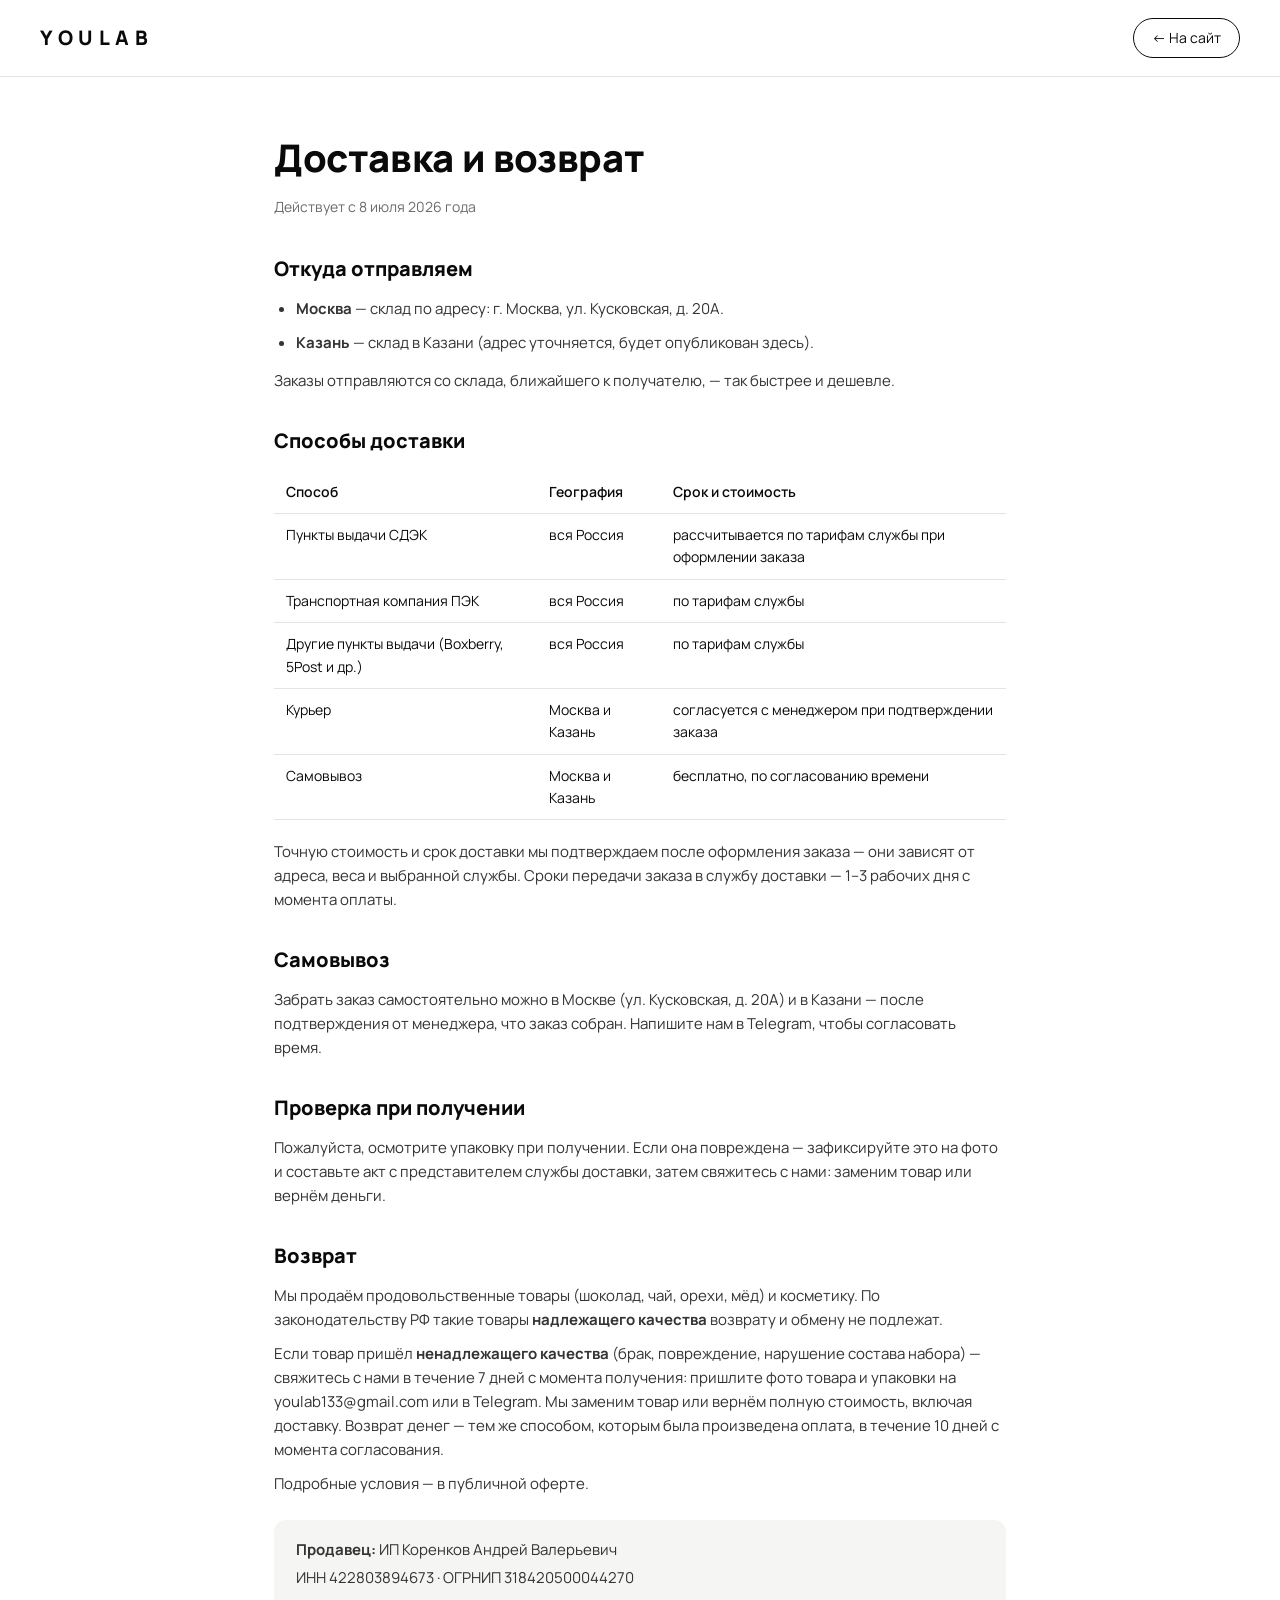
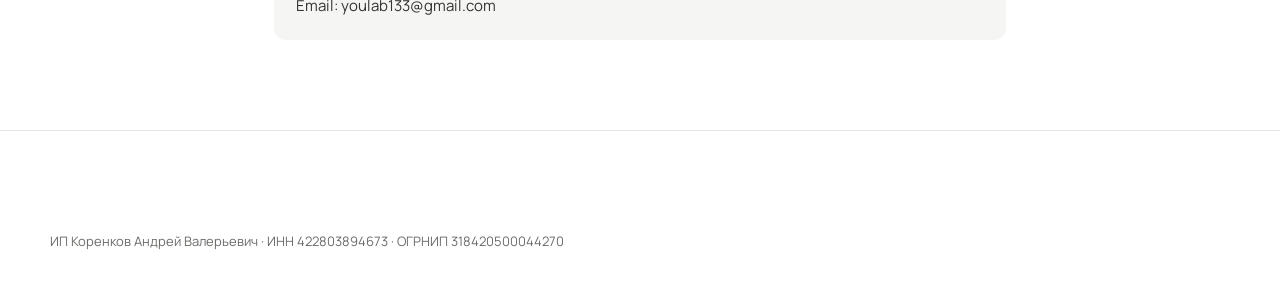
<file: delivery.html>
<!DOCTYPE html>
<html lang="ru">
<head>
<meta charset="UTF-8">
<meta name="viewport" content="width=device-width, initial-scale=1.0">
<title>Доставка и возврат — YOULAB</title>
<link rel="preconnect" href="https://fonts.googleapis.com">
<link rel="preconnect" href="https://fonts.gstatic.com" crossorigin>
<link href="https://fonts.googleapis.com/css2?family=Manrope:wght@400;500;600;800&display=swap" rel="stylesheet">
<link rel="stylesheet" href="style.css?v=5">
</head>
<body>

<header class="header">
  <a href="index.html" class="logo">YOULAB</a>
  <a href="index.html" class="cart-btn">← На сайт</a>
</header>

<main class="legal">
  <h1>Доставка и возврат</h1>
  <p class="legal-date">Действует с 8 июля 2026 года</p>

  <h2>Откуда отправляем</h2>
  <ul>
    <li><strong>Москва</strong> — склад по адресу: г. Москва, ул. Кусковская, д. 20А.</li>
    <li><strong>Казань</strong> — склад в Казани (адрес уточняется, будет опубликован здесь).</li>
  </ul>
  <p>Заказы отправляются со склада, ближайшего к получателю, — так быстрее и дешевле.</p>

  <h2>Способы доставки</h2>
  <table>
    <tr><th>Способ</th><th>География</th><th>Срок и стоимость</th></tr>
    <tr><td>Пункты выдачи СДЭК</td><td>вся Россия</td><td>рассчитывается по тарифам службы при оформлении заказа</td></tr>
    <tr><td>Транспортная компания ПЭК</td><td>вся Россия</td><td>по тарифам службы</td></tr>
    <tr><td>Другие пункты выдачи (Boxberry, 5Post и др.)</td><td>вся Россия</td><td>по тарифам службы</td></tr>
    <tr><td>Курьер</td><td>Москва и Казань</td><td>согласуется с менеджером при подтверждении заказа</td></tr>
    <tr><td>Самовывоз</td><td>Москва и Казань</td><td>бесплатно, по согласованию времени</td></tr>
  </table>
  <p>Точную стоимость и срок доставки мы подтверждаем после оформления заказа — они зависят от адреса, веса и выбранной службы. Сроки передачи заказа в службу доставки — 1–3 рабочих дня с момента оплаты.</p>

  <h2>Самовывоз</h2>
  <p>Забрать заказ самостоятельно можно в Москве (ул. Кусковская, д. 20А) и в Казани — после подтверждения от менеджера, что заказ собран. Напишите нам в <a href="https://t.me/a_dmi77">Telegram</a>, чтобы согласовать время.</p>

  <h2>Проверка при получении</h2>
  <p>Пожалуйста, осмотрите упаковку при получении. Если она повреждена — зафиксируйте это на фото и составьте акт с представителем службы доставки, затем свяжитесь с нами: заменим товар или вернём деньги.</p>

  <h2>Возврат</h2>
  <p>Мы продаём продовольственные товары (шоколад, чай, орехи, мёд) и косметику. По законодательству РФ такие товары <strong>надлежащего качества</strong> возврату и обмену не подлежат.</p>
  <p>Если товар пришёл <strong>ненадлежащего качества</strong> (брак, повреждение, нарушение состава набора) — свяжитесь с нами в течение 7 дней с момента получения: пришлите фото товара и упаковки на <a href="mailto:youlab133@gmail.com">youlab133@gmail.com</a> или в <a href="https://t.me/a_dmi77">Telegram</a>. Мы заменим товар или вернём полную стоимость, включая доставку. Возврат денег — тем же способом, которым была произведена оплата, в течение 10 дней с момента согласования.</p>
  <p>Подробные условия — в <a href="oferta.html">публичной оферте</a>.</p>

  <div class="req">
    <p><strong>Продавец:</strong> ИП Коренков Андрей Валерьевич</p>
    <p>ИНН 422803894673 · ОГРНИП 318420500044270</p>
    <p>Email: youlab133@gmail.com</p>
  </div>
</main>

<footer class="footer">
  <p class="footer-fine muted">ИП Коренков Андрей Валерьевич · ИНН 422803894673 · ОГРНИП 318420500044270</p>
</footer>

</body>
</html>
</file>
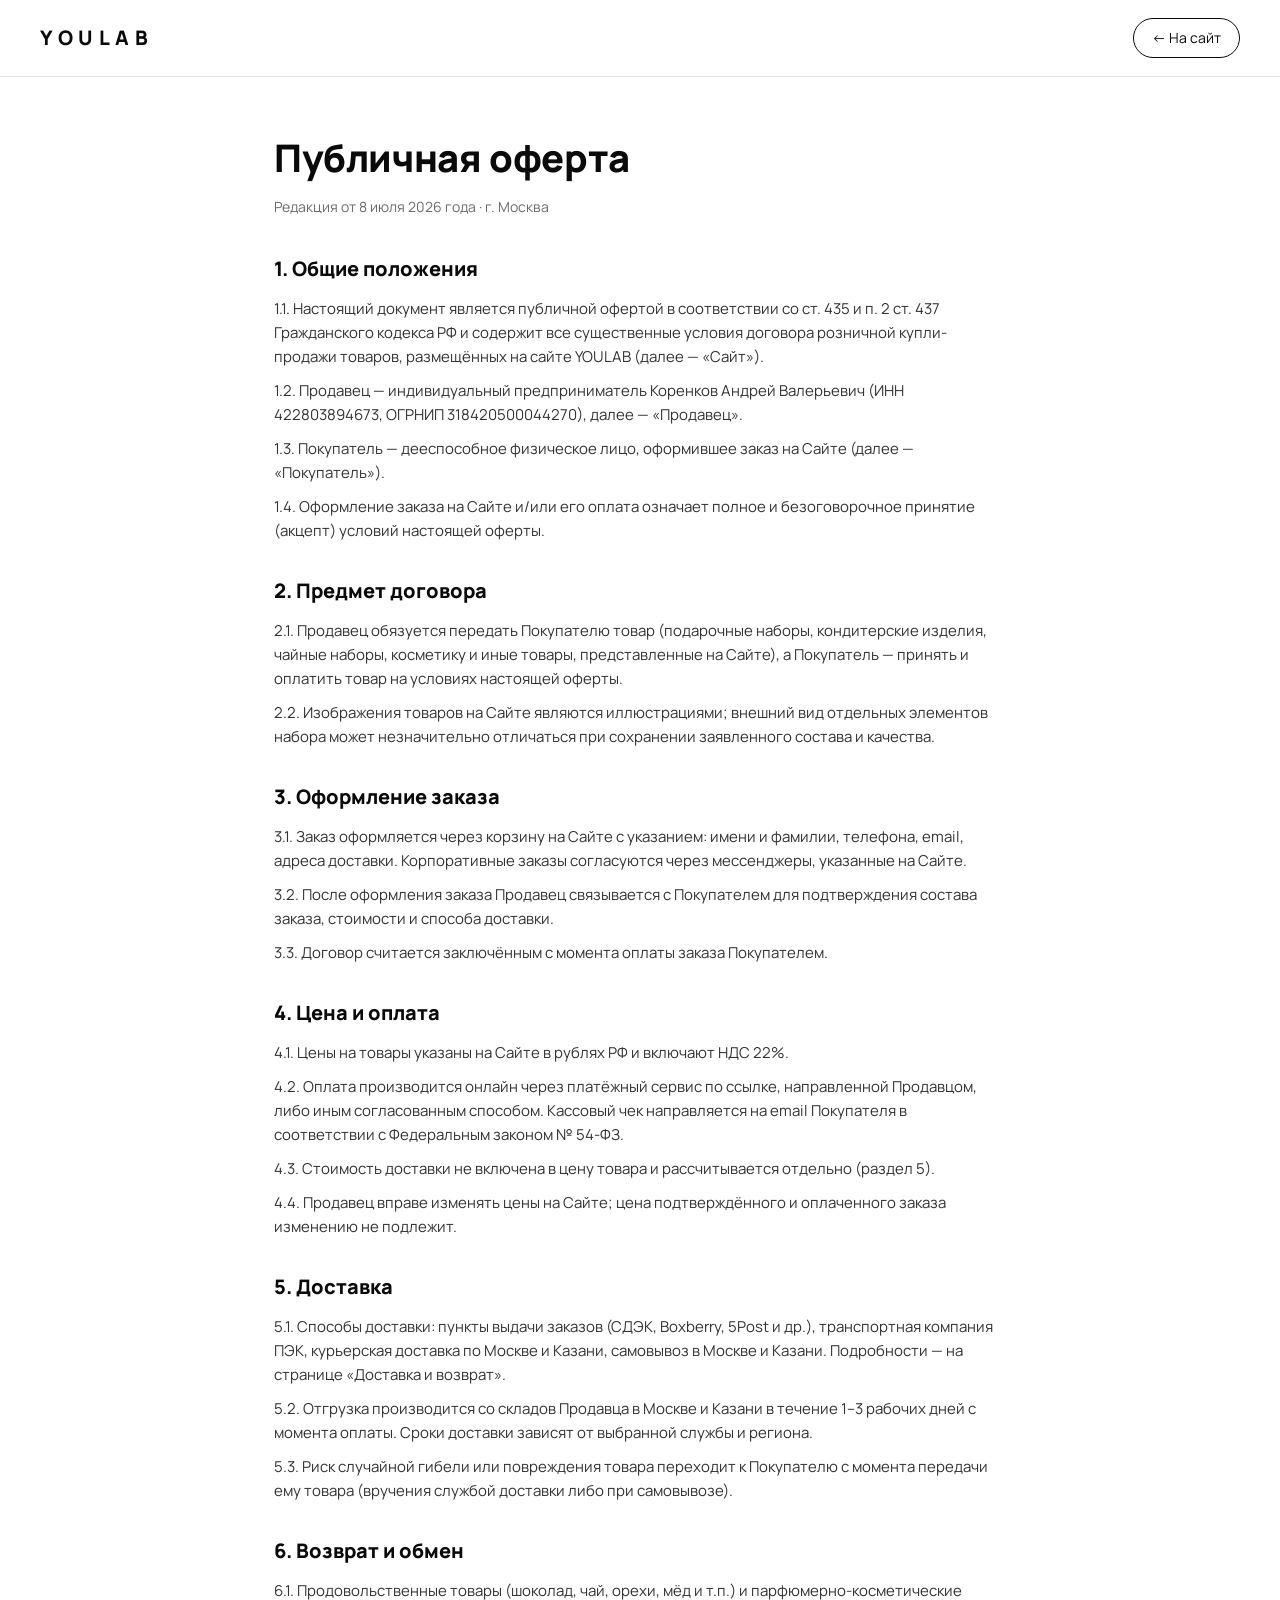
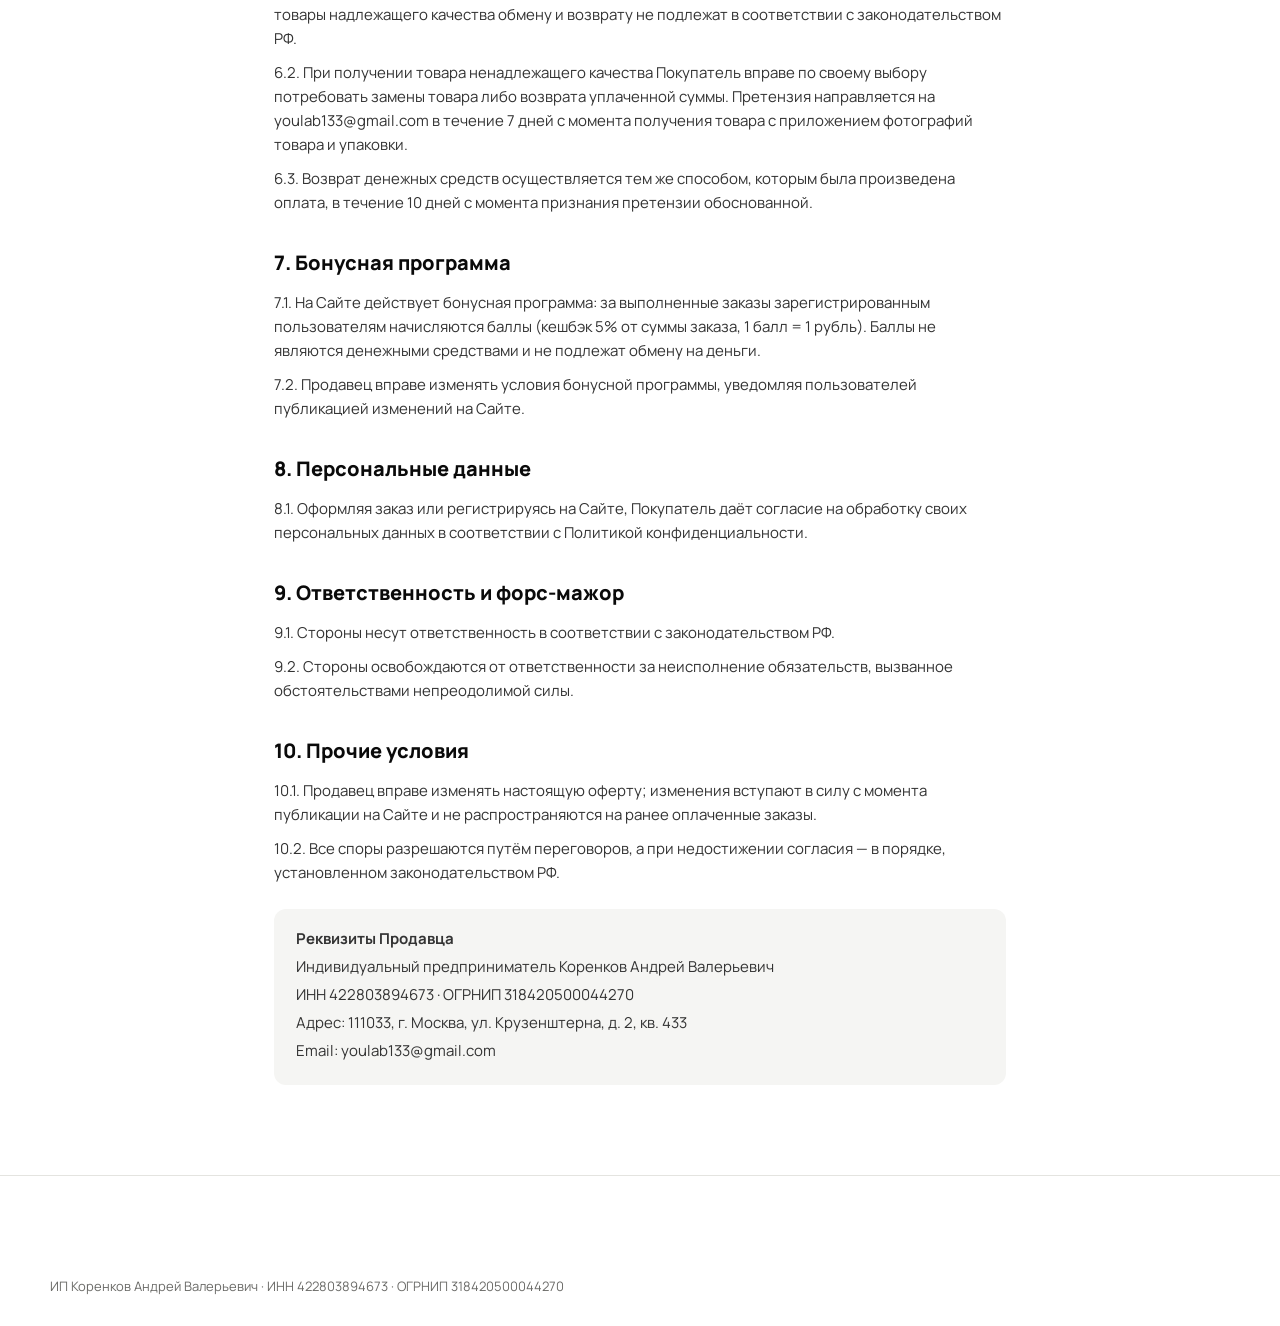
<file: oferta.html>
<!DOCTYPE html>
<html lang="ru">
<head>
<meta charset="UTF-8">
<meta name="viewport" content="width=device-width, initial-scale=1.0">
<title>Публичная оферта — YOULAB</title>
<link rel="preconnect" href="https://fonts.googleapis.com">
<link rel="preconnect" href="https://fonts.gstatic.com" crossorigin>
<link href="https://fonts.googleapis.com/css2?family=Manrope:wght@400;500;600;800&display=swap" rel="stylesheet">
<link rel="stylesheet" href="style.css?v=5">
</head>
<body>

<header class="header">
  <a href="index.html" class="logo">YOULAB</a>
  <a href="index.html" class="cart-btn">← На сайт</a>
</header>

<main class="legal">
  <h1>Публичная оферта</h1>
  <p class="legal-date">Редакция от 8 июля 2026 года · г. Москва</p>

  <h2>1. Общие положения</h2>
  <p>1.1. Настоящий документ является публичной офертой в соответствии со ст. 435 и п. 2 ст. 437 Гражданского кодекса РФ и содержит все существенные условия договора розничной купли-продажи товаров, размещённых на сайте YOULAB (далее — «Сайт»).</p>
  <p>1.2. Продавец — индивидуальный предприниматель Коренков Андрей Валерьевич (ИНН 422803894673, ОГРНИП 318420500044270), далее — «Продавец».</p>
  <p>1.3. Покупатель — дееспособное физическое лицо, оформившее заказ на Сайте (далее — «Покупатель»).</p>
  <p>1.4. Оформление заказа на Сайте и/или его оплата означает полное и безоговорочное принятие (акцепт) условий настоящей оферты.</p>

  <h2>2. Предмет договора</h2>
  <p>2.1. Продавец обязуется передать Покупателю товар (подарочные наборы, кондитерские изделия, чайные наборы, косметику и иные товары, представленные на Сайте), а Покупатель — принять и оплатить товар на условиях настоящей оферты.</p>
  <p>2.2. Изображения товаров на Сайте являются иллюстрациями; внешний вид отдельных элементов набора может незначительно отличаться при сохранении заявленного состава и качества.</p>

  <h2>3. Оформление заказа</h2>
  <p>3.1. Заказ оформляется через корзину на Сайте с указанием: имени и фамилии, телефона, email, адреса доставки. Корпоративные заказы согласуются через мессенджеры, указанные на Сайте.</p>
  <p>3.2. После оформления заказа Продавец связывается с Покупателем для подтверждения состава заказа, стоимости и способа доставки.</p>
  <p>3.3. Договор считается заключённым с момента оплаты заказа Покупателем.</p>

  <h2>4. Цена и оплата</h2>
  <p>4.1. Цены на товары указаны на Сайте в рублях РФ и включают НДС 22%.</p>
  <p>4.2. Оплата производится онлайн через платёжный сервис по ссылке, направленной Продавцом, либо иным согласованным способом. Кассовый чек направляется на email Покупателя в соответствии с Федеральным законом № 54-ФЗ.</p>
  <p>4.3. Стоимость доставки не включена в цену товара и рассчитывается отдельно (раздел 5).</p>
  <p>4.4. Продавец вправе изменять цены на Сайте; цена подтверждённого и оплаченного заказа изменению не подлежит.</p>

  <h2>5. Доставка</h2>
  <p>5.1. Способы доставки: пункты выдачи заказов (СДЭК, Boxberry, 5Post и др.), транспортная компания ПЭК, курьерская доставка по Москве и Казани, самовывоз в Москве и Казани. Подробности — на странице <a href="delivery.html">«Доставка и возврат»</a>.</p>
  <p>5.2. Отгрузка производится со складов Продавца в Москве и Казани в течение 1–3 рабочих дней с момента оплаты. Сроки доставки зависят от выбранной службы и региона.</p>
  <p>5.3. Риск случайной гибели или повреждения товара переходит к Покупателю с момента передачи ему товара (вручения службой доставки либо при самовывозе).</p>

  <h2>6. Возврат и обмен</h2>
  <p>6.1. Продовольственные товары (шоколад, чай, орехи, мёд и т.п.) и парфюмерно-косметические товары надлежащего качества обмену и возврату не подлежат в соответствии с законодательством РФ.</p>
  <p>6.2. При получении товара ненадлежащего качества Покупатель вправе по своему выбору потребовать замены товара либо возврата уплаченной суммы. Претензия направляется на youlab133@gmail.com в течение 7 дней с момента получения товара с приложением фотографий товара и упаковки.</p>
  <p>6.3. Возврат денежных средств осуществляется тем же способом, которым была произведена оплата, в течение 10 дней с момента признания претензии обоснованной.</p>

  <h2>7. Бонусная программа</h2>
  <p>7.1. На Сайте действует бонусная программа: за выполненные заказы зарегистрированным пользователям начисляются баллы (кешбэк 5% от суммы заказа, 1 балл = 1 рубль). Баллы не являются денежными средствами и не подлежат обмену на деньги.</p>
  <p>7.2. Продавец вправе изменять условия бонусной программы, уведомляя пользователей публикацией изменений на Сайте.</p>

  <h2>8. Персональные данные</h2>
  <p>8.1. Оформляя заказ или регистрируясь на Сайте, Покупатель даёт согласие на обработку своих персональных данных в соответствии с <a href="privacy.html">Политикой конфиденциальности</a>.</p>

  <h2>9. Ответственность и форс-мажор</h2>
  <p>9.1. Стороны несут ответственность в соответствии с законодательством РФ.</p>
  <p>9.2. Стороны освобождаются от ответственности за неисполнение обязательств, вызванное обстоятельствами непреодолимой силы.</p>

  <h2>10. Прочие условия</h2>
  <p>10.1. Продавец вправе изменять настоящую оферту; изменения вступают в силу с момента публикации на Сайте и не распространяются на ранее оплаченные заказы.</p>
  <p>10.2. Все споры разрешаются путём переговоров, а при недостижении согласия — в порядке, установленном законодательством РФ.</p>

  <div class="req">
    <p><strong>Реквизиты Продавца</strong></p>
    <p>Индивидуальный предприниматель Коренков Андрей Валерьевич</p>
    <p>ИНН 422803894673 · ОГРНИП 318420500044270</p>
    <p>Адрес: 111033, г. Москва, ул. Крузенштерна, д. 2, кв. 433</p>
    <p>Email: youlab133@gmail.com</p>
  </div>
</main>

<footer class="footer">
  <p class="footer-fine muted">ИП Коренков Андрей Валерьевич · ИНН 422803894673 · ОГРНИП 318420500044270</p>
</footer>

</body>
</html>
</file>
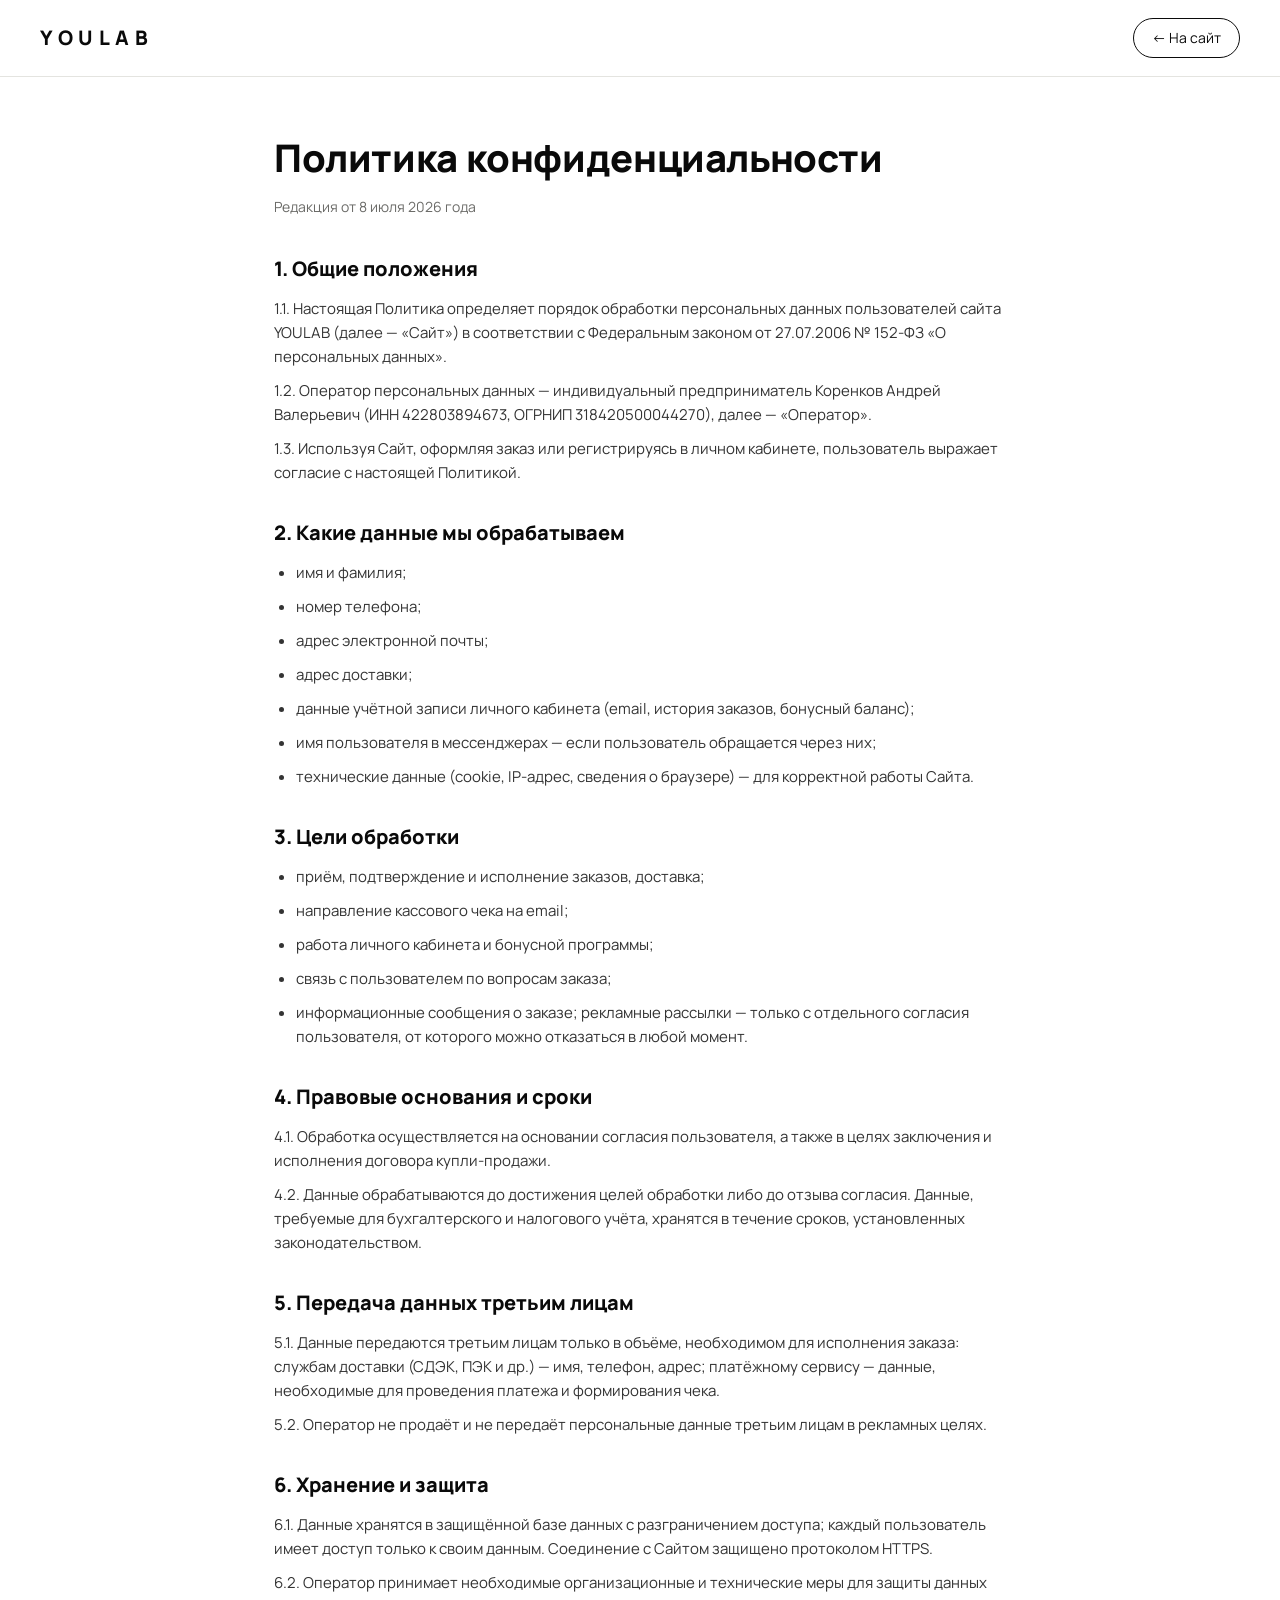
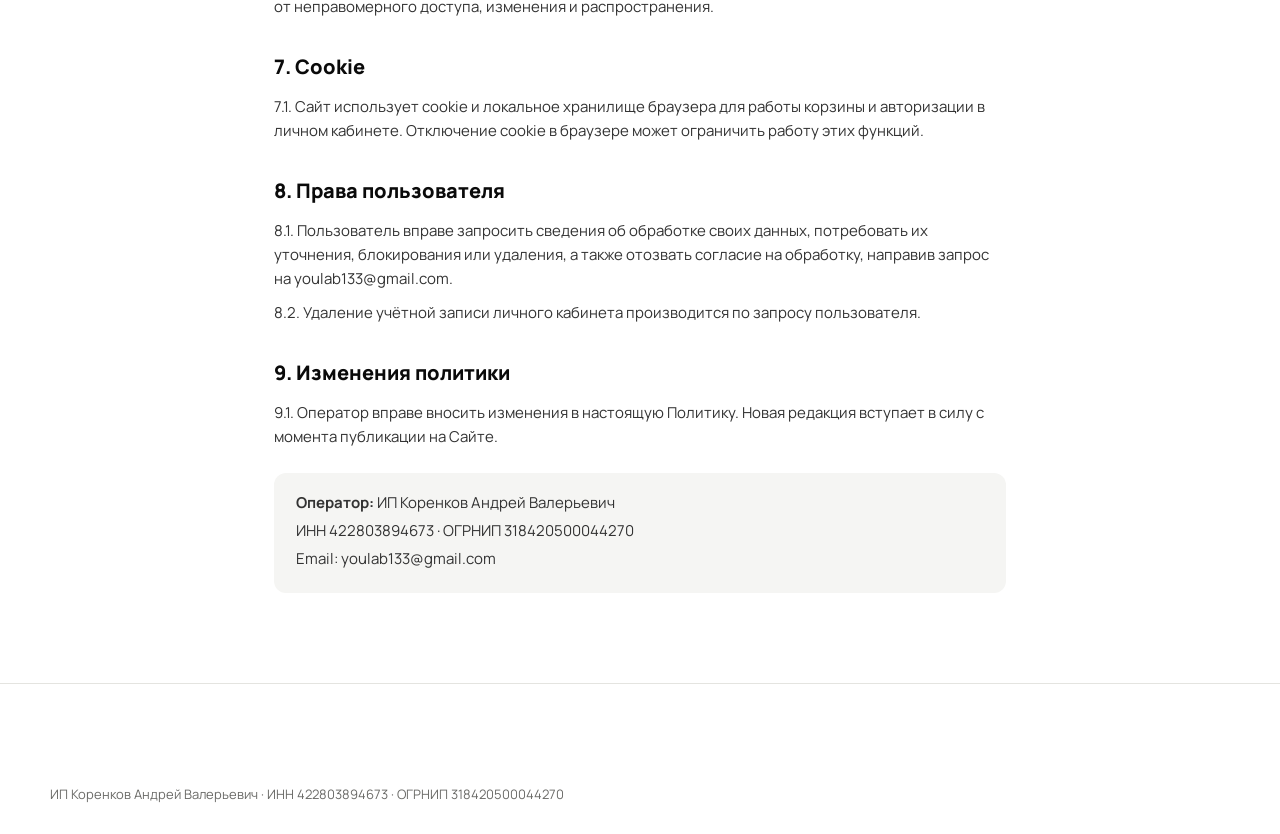
<file: privacy.html>
<!DOCTYPE html>
<html lang="ru">
<head>
<meta charset="UTF-8">
<meta name="viewport" content="width=device-width, initial-scale=1.0">
<title>Политика конфиденциальности — YOULAB</title>
<link rel="preconnect" href="https://fonts.googleapis.com">
<link rel="preconnect" href="https://fonts.gstatic.com" crossorigin>
<link href="https://fonts.googleapis.com/css2?family=Manrope:wght@400;500;600;800&display=swap" rel="stylesheet">
<link rel="stylesheet" href="style.css?v=5">
</head>
<body>

<header class="header">
  <a href="index.html" class="logo">YOULAB</a>
  <a href="index.html" class="cart-btn">← На сайт</a>
</header>

<main class="legal">
  <h1>Политика конфиденциальности</h1>
  <p class="legal-date">Редакция от 8 июля 2026 года</p>

  <h2>1. Общие положения</h2>
  <p>1.1. Настоящая Политика определяет порядок обработки персональных данных пользователей сайта YOULAB (далее — «Сайт») в соответствии с Федеральным законом от 27.07.2006 № 152-ФЗ «О персональных данных».</p>
  <p>1.2. Оператор персональных данных — индивидуальный предприниматель Коренков Андрей Валерьевич (ИНН 422803894673, ОГРНИП 318420500044270), далее — «Оператор».</p>
  <p>1.3. Используя Сайт, оформляя заказ или регистрируясь в личном кабинете, пользователь выражает согласие с настоящей Политикой.</p>

  <h2>2. Какие данные мы обрабатываем</h2>
  <ul>
    <li>имя и фамилия;</li>
    <li>номер телефона;</li>
    <li>адрес электронной почты;</li>
    <li>адрес доставки;</li>
    <li>данные учётной записи личного кабинета (email, история заказов, бонусный баланс);</li>
    <li>имя пользователя в мессенджерах — если пользователь обращается через них;</li>
    <li>технические данные (cookie, IP-адрес, сведения о браузере) — для корректной работы Сайта.</li>
  </ul>

  <h2>3. Цели обработки</h2>
  <ul>
    <li>приём, подтверждение и исполнение заказов, доставка;</li>
    <li>направление кассового чека на email;</li>
    <li>работа личного кабинета и бонусной программы;</li>
    <li>связь с пользователем по вопросам заказа;</li>
    <li>информационные сообщения о заказе; рекламные рассылки — только с отдельного согласия пользователя, от которого можно отказаться в любой момент.</li>
  </ul>

  <h2>4. Правовые основания и сроки</h2>
  <p>4.1. Обработка осуществляется на основании согласия пользователя, а также в целях заключения и исполнения договора купли-продажи.</p>
  <p>4.2. Данные обрабатываются до достижения целей обработки либо до отзыва согласия. Данные, требуемые для бухгалтерского и налогового учёта, хранятся в течение сроков, установленных законодательством.</p>

  <h2>5. Передача данных третьим лицам</h2>
  <p>5.1. Данные передаются третьим лицам только в объёме, необходимом для исполнения заказа: службам доставки (СДЭК, ПЭК и др.) — имя, телефон, адрес; платёжному сервису — данные, необходимые для проведения платежа и формирования чека.</p>
  <p>5.2. Оператор не продаёт и не передаёт персональные данные третьим лицам в рекламных целях.</p>

  <h2>6. Хранение и защита</h2>
  <p>6.1. Данные хранятся в защищённой базе данных с разграничением доступа; каждый пользователь имеет доступ только к своим данным. Соединение с Сайтом защищено протоколом HTTPS.</p>
  <p>6.2. Оператор принимает необходимые организационные и технические меры для защиты данных от неправомерного доступа, изменения и распространения.</p>

  <h2>7. Cookie</h2>
  <p>7.1. Сайт использует cookie и локальное хранилище браузера для работы корзины и авторизации в личном кабинете. Отключение cookie в браузере может ограничить работу этих функций.</p>

  <h2>8. Права пользователя</h2>
  <p>8.1. Пользователь вправе запросить сведения об обработке своих данных, потребовать их уточнения, блокирования или удаления, а также отозвать согласие на обработку, направив запрос на <a href="mailto:youlab133@gmail.com">youlab133@gmail.com</a>.</p>
  <p>8.2. Удаление учётной записи личного кабинета производится по запросу пользователя.</p>

  <h2>9. Изменения политики</h2>
  <p>9.1. Оператор вправе вносить изменения в настоящую Политику. Новая редакция вступает в силу с момента публикации на Сайте.</p>

  <div class="req">
    <p><strong>Оператор:</strong> ИП Коренков Андрей Валерьевич</p>
    <p>ИНН 422803894673 · ОГРНИП 318420500044270</p>
    <p>Email: youlab133@gmail.com</p>
  </div>
</main>

<footer class="footer">
  <p class="footer-fine muted">ИП Коренков Андрей Валерьевич · ИНН 422803894673 · ОГРНИП 318420500044270</p>
</footer>

</body>
</html>
</file>
<file: style.css>
:root {
  --black: #0a0a0a;
  --white: #ffffff;
  --gray-bg: #f5f5f3;
  --gray-line: #e4e4e0;
  --gray-text: #6b6b68;
  --max: 1180px;
}

* { margin: 0; padding: 0; box-sizing: border-box; }
[hidden] { display: none !important; }

body {
  font-family: "Manrope", -apple-system, sans-serif;
  color: var(--black);
  background: var(--white);
  line-height: 1.6;
}

a { color: inherit; text-decoration: none; }
.muted { color: var(--gray-text); }

/* Header */
.header {
  position: sticky; top: 0; z-index: 50;
  display: flex; align-items: center; justify-content: space-between;
  padding: 18px 40px;
  background: rgba(255,255,255,.92); backdrop-filter: blur(8px);
  border-bottom: 1px solid var(--gray-line);
}
.logo { font-weight: 800; font-size: 20px; letter-spacing: .28em; }
.header > div { display: flex; align-items: center; }
.nav { display: flex; gap: 28px; font-size: 14px; }
.nav a:hover { opacity: .55; }
.cart-btn {
  font: inherit; font-size: 14px; background: none;
  border: 1px solid var(--black); border-radius: 99px;
  padding: 8px 18px; cursor: pointer; display: flex; align-items: center; gap: 8px;
}
.cart-btn:hover { background: var(--black); color: var(--white); }
.cart-count {
  background: var(--black); color: var(--white);
  border-radius: 99px; font-size: 11px; min-width: 18px; height: 18px;
  display: inline-flex; align-items: center; justify-content: center; padding: 0 5px;
}
.cart-btn:hover .cart-count { background: var(--white); color: var(--black); }

/* Hero */
.hero { text-align: center; padding: 110px 24px 90px; }
.hero h1 {
  font-size: clamp(40px, 7vw, 76px); font-weight: 800;
  line-height: 1.05; letter-spacing: -.02em;
}
.hero-sub { max-width: 520px; margin: 24px auto 36px; color: var(--gray-text); font-size: 17px; }
.hero-actions { display: flex; gap: 12px; justify-content: center; flex-wrap: wrap; }

.btn {
  display: inline-block; font: inherit; font-size: 15px; font-weight: 600;
  padding: 14px 32px; border-radius: 99px; cursor: pointer;
  border: 1px solid var(--black); transition: opacity .15s;
}
.btn:hover { opacity: .75; }
.btn-dark { background: var(--black); color: var(--white); }
.btn-light { background: var(--white); color: var(--black); }
.btn-white { background: var(--white); color: var(--black); border-color: var(--white); }
.btn-outline-white { background: transparent; color: var(--white); border-color: var(--white); }
.btn-wide { width: 100%; }

/* Sections */
.section { max-width: var(--max); margin: 0 auto; padding: 70px 24px; }
.section-head { margin-bottom: 34px; }
.section-head h2, .corporate h2, .about h2 {
  font-size: clamp(28px, 4vw, 44px); font-weight: 800; letter-spacing: -.01em; line-height: 1.1;
}
.section-head .muted { margin-top: 8px; }

/* Chips */
.chips { display: flex; gap: 10px; flex-wrap: wrap; margin-bottom: 30px; }
.chip {
  font: inherit; font-size: 14px; padding: 9px 20px; cursor: pointer;
  border: 1px solid var(--gray-line); border-radius: 99px; background: var(--white);
}
.chip:hover { border-color: var(--black); }
.chip.active { background: var(--black); color: var(--white); border-color: var(--black); }

/* Grid + cards */
.grid { display: grid; grid-template-columns: repeat(auto-fill, minmax(240px, 1fr)); gap: 22px; }
.card { display: flex; flex-direction: column; }
.card-img {
  aspect-ratio: 1; background: var(--gray-bg); border-radius: 16px;
  overflow: hidden; display: flex; align-items: center; justify-content: center;
}
.card-img img { width: 100%; height: 100%; object-fit: cover; transition: transform .3s; }
.card:hover .card-img img { transform: scale(1.04); }
.card-img .no-photo { color: var(--gray-text); font-size: 13px; }
.card-cat { font-size: 12px; color: var(--gray-text); margin-top: 14px; letter-spacing: .06em; text-transform: uppercase; }
.card-name { font-weight: 600; font-size: 16px; margin-top: 4px; flex: 1; }
.card-bottom { display: flex; align-items: center; justify-content: space-between; margin-top: 12px; }
.card-price { font-weight: 800; font-size: 17px; }
.card-add {
  font: inherit; font-size: 13px; font-weight: 600; cursor: pointer;
  background: var(--black); color: var(--white); border: none;
  border-radius: 99px; padding: 9px 18px;
}
.card-add:hover { opacity: .75; }
.card-add.added { background: var(--white); color: var(--black); border: 1px solid var(--black); }
.grid-more { text-align: center; margin-top: 36px; }
.card-highlight { outline: 2px solid var(--black); outline-offset: 6px; border-radius: 16px; transition: outline-color .3s; }
.card { cursor: pointer; }

/* Карточка товара (модалка) */
.pm-backdrop { position: fixed; inset: 0; background: rgba(10,10,10,.55); z-index: 110; }
.pm {
  position: fixed; z-index: 120; top: 50%; left: 50%; transform: translate(-50%, -50%);
  width: min(880px, 94vw); max-height: 92vh; overflow-y: auto;
  background: var(--white); border-radius: 20px; display: grid; grid-template-columns: 1fr 1fr;
}
.pm-close { position: absolute; top: 14px; right: 16px; z-index: 2; font-size: 26px; line-height: 1; background: rgba(255,255,255,.85); border: none; border-radius: 50%; width: 38px; height: 38px; cursor: pointer; }
.pm-close:hover { background: var(--gray-bg); }
.pm-img { background: var(--gray-bg); border-radius: 20px 0 0 20px; overflow: hidden; display: flex; }
.pm-img img { width: 100%; height: 100%; object-fit: cover; }
.pm-info { padding: 34px 32px; display: flex; flex-direction: column; }
.pm-cat { font-size: 12px; letter-spacing: .08em; text-transform: uppercase; color: var(--gray-text); }
.pm-name { font-size: 26px; font-weight: 800; margin: 8px 0 14px; line-height: 1.15; }
.pm-meta { display: flex; align-items: baseline; gap: 14px; margin-bottom: 16px; }
.pm-price { font-size: 24px; font-weight: 800; }
.pm-rating { font-size: 14px; color: var(--gray-text); }
.pm-desc { color: var(--gray-text); font-size: 15px; line-height: 1.6; margin-bottom: 22px; flex: 1; }
.pm-links { display: flex; align-items: center; gap: 18px; margin-top: 16px; font-size: 14px; }
.pm-links a { text-decoration: underline; }
.pm-links a:hover { opacity: .6; }
.pm-share { background: none; border: none; color: var(--gray-text); cursor: pointer; font: inherit; text-decoration: underline; padding: 0; }
.pm-share:hover { color: var(--black); }
body.no-scroll { overflow: hidden; }

@media (max-width: 720px) {
  .pm { grid-template-columns: 1fr; top: 0; left: 0; transform: none; width: 100vw; height: 100vh; max-height: 100vh; border-radius: 0; }
  .pm-img { border-radius: 0; aspect-ratio: 1; }
  .pm-info { padding: 24px 20px 40px; }
}

/* Corporate */
.corporate {
  background: var(--black); color: var(--white);
  text-align: center; padding: 90px 24px; margin: 40px 0;
}
.corporate-label { font-size: 13px; letter-spacing: .2em; text-transform: uppercase; opacity: .6; margin-bottom: 16px; }
.corporate-sub { max-width: 520px; margin: 20px auto 36px; opacity: .75; }

/* About */
.about-cols { display: grid; grid-template-columns: 1.2fr 1fr; gap: 60px; align-items: start; }
.about-cols p { margin-top: 16px; color: var(--gray-text); }
.about-cols h2 + p { margin-top: 24px; }
.about-stats { display: grid; gap: 26px; }
.stat { border-top: 1px solid var(--gray-line); padding-top: 14px; }
.stat-num { font-size: 34px; font-weight: 800; display: block; }
.stat-label { color: var(--gray-text); font-size: 14px; }

/* Footer */
.footer { border-top: 1px solid var(--gray-line); padding: 60px 40px 30px; }
.footer-cols { display: grid; grid-template-columns: 2fr 1fr 1fr; gap: 40px; max-width: var(--max); margin: 0 auto; }
.footer-title { font-weight: 600; margin-bottom: 10px; }
.footer a:hover { opacity: .6; }
.footer-fine { max-width: var(--max); margin: 40px auto 0; font-size: 13px; }

/* Cart drawer */
.drawer-backdrop {
  position: fixed; inset: 0; background: rgba(10,10,10,.4); z-index: 90;
}
.drawer {
  position: fixed; top: 0; right: 0; bottom: 0; width: min(420px, 100vw);
  background: var(--white); z-index: 100; padding: 28px;
  transform: translateX(100%); transition: transform .25s ease;
  display: flex; flex-direction: column; overflow-y: auto;
}
.drawer.open { transform: translateX(0); box-shadow: -20px 0 60px rgba(0,0,0,.12); }
.drawer-head { display: flex; justify-content: space-between; align-items: center; margin-bottom: 20px; }
.drawer-head h3 { font-size: 22px; font-weight: 800; }
.drawer-close { font-size: 26px; background: none; border: none; cursor: pointer; line-height: 1; }
.drawer-body { flex: 1; }
.cart-empty { color: var(--gray-text); text-align: center; margin-top: 60px; }
.cart-item { display: flex; gap: 14px; padding: 14px 0; border-bottom: 1px solid var(--gray-line); }
.cart-item img { width: 64px; height: 64px; border-radius: 10px; object-fit: cover; background: var(--gray-bg); }
.cart-item-info { flex: 1; }
.cart-item-name { font-size: 14px; font-weight: 600; }
.cart-item-price { font-size: 13px; color: var(--gray-text); margin-top: 2px; }
.qty { display: inline-flex; align-items: center; gap: 10px; margin-top: 8px; border: 1px solid var(--gray-line); border-radius: 99px; padding: 3px 10px; }
.qty button { font-size: 15px; background: none; border: none; cursor: pointer; padding: 0 4px; }
.cart-item-remove { background: none; border: none; color: var(--gray-text); cursor: pointer; font-size: 18px; align-self: flex-start; }
.drawer-foot { border-top: 1px solid var(--black); padding-top: 18px; margin-top: 16px; }
.cart-total { display: flex; justify-content: space-between; font-size: 17px; margin-bottom: 16px; }

/* Checkout */
.checkout { margin-top: 18px; display: grid; gap: 10px; }
.checkout h4 { font-size: 17px; font-weight: 800; margin-bottom: 4px; }
.checkout input, .checkout textarea {
  font: inherit; font-size: 14px; padding: 12px 14px;
  border: 1px solid var(--gray-line); border-radius: 10px; width: 100%;
}
.checkout input:focus, .checkout textarea:focus { outline: none; border-color: var(--black); }
.checkout-note { font-size: 12px; }

/* Юридические страницы */
.legal { max-width: 780px; margin: 0 auto; padding: 50px 24px 90px; }
.legal h1 { font-size: clamp(26px, 4vw, 38px); font-weight: 800; letter-spacing: -.01em; margin-bottom: 8px; }
.legal .legal-date { color: var(--gray-text); font-size: 14px; margin-bottom: 34px; }
.legal h2 { font-size: 20px; font-weight: 800; margin: 32px 0 12px; }
.legal p, .legal li { font-size: 15px; color: #333; margin-bottom: 10px; }
.legal ul, .legal ol { padding-left: 22px; margin-bottom: 14px; }
.legal table { width: 100%; border-collapse: collapse; margin: 14px 0 20px; font-size: 14px; }
.legal th, .legal td { text-align: left; padding: 10px 12px; border-bottom: 1px solid var(--gray-line); vertical-align: top; }
.legal th { font-weight: 600; }
.legal .req { background: var(--gray-bg); border-radius: 12px; padding: 18px 22px; margin-top: 24px; font-size: 14px; }
.legal .req p { margin-bottom: 4px; }

/* Личный кабинет */
.account { max-width: 720px; margin: 0 auto; padding: 60px 24px 90px; }
.account h1 { font-size: clamp(30px, 5vw, 44px); font-weight: 800; letter-spacing: -.01em; }
.account-sub { margin: 10px 0 26px; }
.auth-tabs { display: flex; gap: 10px; margin-bottom: 20px; }
.auth-form { max-width: 380px; }
.auth-error { color: #c0392b; font-size: 14px; }
.cabinet-head { display: flex; justify-content: space-between; align-items: center; margin-bottom: 26px; }
.bonus-card {
  display: flex; justify-content: space-between; align-items: center; gap: 20px;
  background: var(--black); color: var(--white);
  border-radius: 16px; padding: 26px 30px; margin-bottom: 40px; flex-wrap: wrap;
}
.bonus-label { font-size: 13px; letter-spacing: .15em; text-transform: uppercase; opacity: .6; }
.bonus-value { font-size: 38px; font-weight: 800; line-height: 1.2; }
.bonus-hint { font-size: 13px; color: rgba(255,255,255,.65); text-align: right; }
.account-section { margin-bottom: 40px; }
.account-section h2 { font-size: 22px; font-weight: 800; margin-bottom: 16px; }
.profile-form { max-width: 380px; }
.order-row {
  display: flex; justify-content: space-between; align-items: center; gap: 16px;
  padding: 14px 0; border-bottom: 1px solid var(--gray-line);
}
.order-title { font-weight: 600; font-size: 15px; }
.order-items { font-size: 13px; }
.order-right { display: flex; align-items: center; gap: 14px; }
.order-status { font-size: 12px; border: 1px solid var(--gray-line); border-radius: 99px; padding: 4px 12px; white-space: nowrap; }
.st-done { background: var(--black); color: var(--white); border-color: var(--black); }
.st-cancelled { opacity: .5; }
.tx-plus { color: #1c7c3c; }
.tx-minus { color: #c0392b; }
.login-link { font-size: 14px; margin-right: 16px; }
.login-link:hover { opacity: .55; }

@media (max-width: 860px) {
  .bonus-hint { text-align: left; }
  .header { padding: 14px 20px; }
  .nav { display: none; }
  .hero { padding: 70px 20px 60px; }
  .about-cols, .footer-cols { grid-template-columns: 1fr; gap: 30px; }
  .corporate { padding: 70px 20px; }
}
</file>
